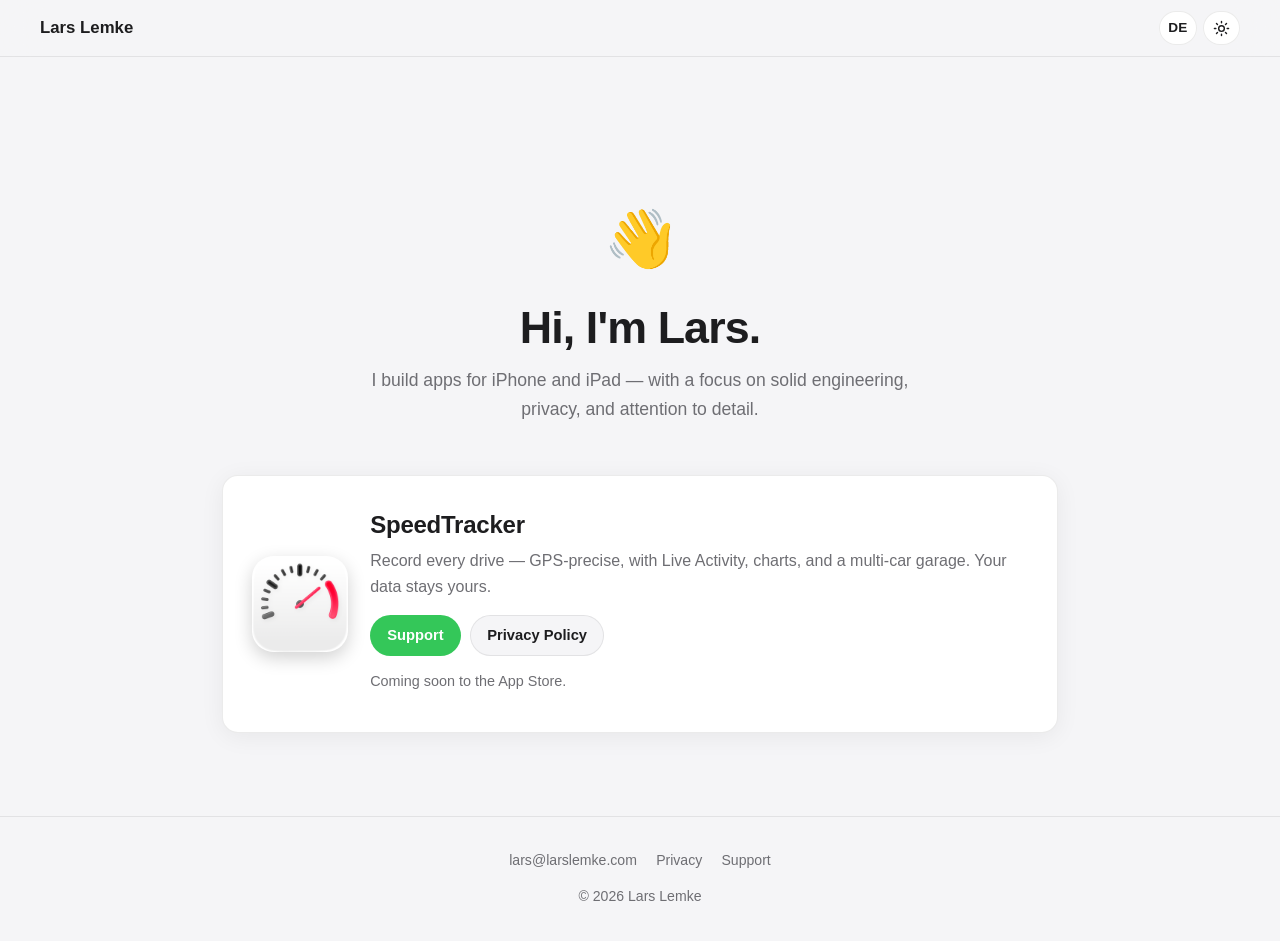
<file: index.html>
<!DOCTYPE html>
<html lang="en" data-lang="en" data-theme="light">
<head>
    <meta charset="UTF-8">
    <meta name="viewport" content="width=device-width, initial-scale=1.0">
    <title>Lars Lemke</title>
    <meta name="description" content="Lars Lemke — iOS apps made in Germany. Home of SpeedTracker.">
    <link rel="icon" type="image/png" href="assets/favicon-light.png" media="(prefers-color-scheme: light)">
    <link rel="icon" type="image/png" href="assets/favicon-dark.png" media="(prefers-color-scheme: dark)">
    <link rel="apple-touch-icon" href="assets/apple-touch-icon.png">
    <link rel="stylesheet" href="assets/style.css">
    <script>
        // Bootstrap theme + language before first paint (no flash of wrong mode).
        (function () {
            var t = null, l = null;
            try { t = localStorage.getItem("theme"); l = localStorage.getItem("lang"); } catch (e) {}
            document.documentElement.setAttribute("data-theme",
                t || (window.matchMedia("(prefers-color-scheme: dark)").matches ? "dark" : "light"));
            var q = new URLSearchParams(location.search).get("lang");
            var lang = (q === "de" || q === "en") ? q
                : (l || (((navigator.language || "en").toLowerCase().indexOf("de") === 0) ? "de" : "en"));
            document.documentElement.setAttribute("data-lang", lang);
            document.documentElement.setAttribute("lang", lang);
        })();
    </script>
    <script src="assets/site.js" defer></script>
</head>
<body>
    <header class="site-header">
        <a class="brand" href="./">Lars Lemke</a>
        <div class="header-controls">
            <button id="lang-toggle" class="control-btn" type="button" aria-label="Switch language">
                <span id="lang-label">DE</span>
            </button>
            <button id="theme-toggle" class="control-btn" type="button" aria-label="Toggle dark mode">
                <svg class="icon-sun" xmlns="http://www.w3.org/2000/svg" viewBox="0 0 24 24" fill="none" stroke="currentColor" stroke-width="2" stroke-linecap="round">
                    <circle cx="12" cy="12" r="4"/>
                    <path d="M12 2v2M12 20v2M4.93 4.93l1.41 1.41M17.66 17.66l1.41 1.41M2 12h2M20 12h2M4.93 19.07l1.41-1.41M17.66 6.34l1.41-1.41"/>
                </svg>
                <svg class="icon-moon" xmlns="http://www.w3.org/2000/svg" viewBox="0 0 24 24" fill="none" stroke="currentColor" stroke-width="2" stroke-linecap="round" stroke-linejoin="round">
                    <path d="M21 12.79A9 9 0 1 1 11.21 3 7 7 0 0 0 21 12.79z"/>
                </svg>
            </button>
        </div>
    </header>

    <main class="wide">
        <section class="hero">
            <span class="avatar-emoji">👋</span>
            <h1 data-lang="de">Hi, ich bin Lars.</h1>
            <h1 data-lang="en">Hi, I'm Lars.</h1>
            <p data-lang="de">Ich entwickle Apps für iPhone und iPad — mit Fokus auf saubere Technik, Datenschutz und Liebe zum Detail.</p>
            <p data-lang="en">I build apps for iPhone and iPad — with a focus on solid engineering, privacy, and attention to detail.</p>
        </section>

        <section class="card app-card">
            <img class="app-icon light-variant" src="assets/speedtracker-icon-light.png" alt="SpeedTracker app icon" width="96" height="96">
            <img class="app-icon dark-variant" src="assets/speedtracker-icon-dark.png" alt="SpeedTracker app icon (dark)" width="96" height="96">
            <div class="app-info">
                <h2>SpeedTracker</h2>
                <p class="app-tagline" data-lang="de">Zeichne jede Fahrt auf — GPS-präzise, mit Live-Aktivität, Charts und Garage für mehrere Autos. Deine Daten bleiben bei dir.</p>
                <p class="app-tagline" data-lang="en">Record every drive — GPS-precise, with Live Activity, charts, and a multi-car garage. Your data stays yours.</p>
                <div class="app-links">
                    <a class="pill-link primary" href="speedtracker/support.html" data-lang="de">Support</a>
                    <a class="pill-link primary" href="speedtracker/support.html" data-lang="en">Support</a>
                    <a class="pill-link" href="speedtracker/privacy.html" data-lang="de">Datenschutz</a>
                    <a class="pill-link" href="speedtracker/privacy.html" data-lang="en">Privacy Policy</a>
                </div>
                <p class="muted" style="margin-top: 0.9rem;" data-lang="de">Bald im App Store.</p>
                <p class="muted" style="margin-top: 0.9rem;" data-lang="en">Coming soon to the App Store.</p>
            </div>
        </section>
    </main>

    <footer>
        <div class="footer-links">
            <a href="mailto:lars@larslemke.com">lars@larslemke.com</a>
            <a href="speedtracker/privacy.html" data-lang="de">Datenschutz</a>
            <a href="speedtracker/privacy.html" data-lang="en">Privacy</a>
            <a href="speedtracker/support.html">Support</a>
        </div>
        <div>© 2026 Lars Lemke</div>
    </footer>
</body>
</html>
</file>
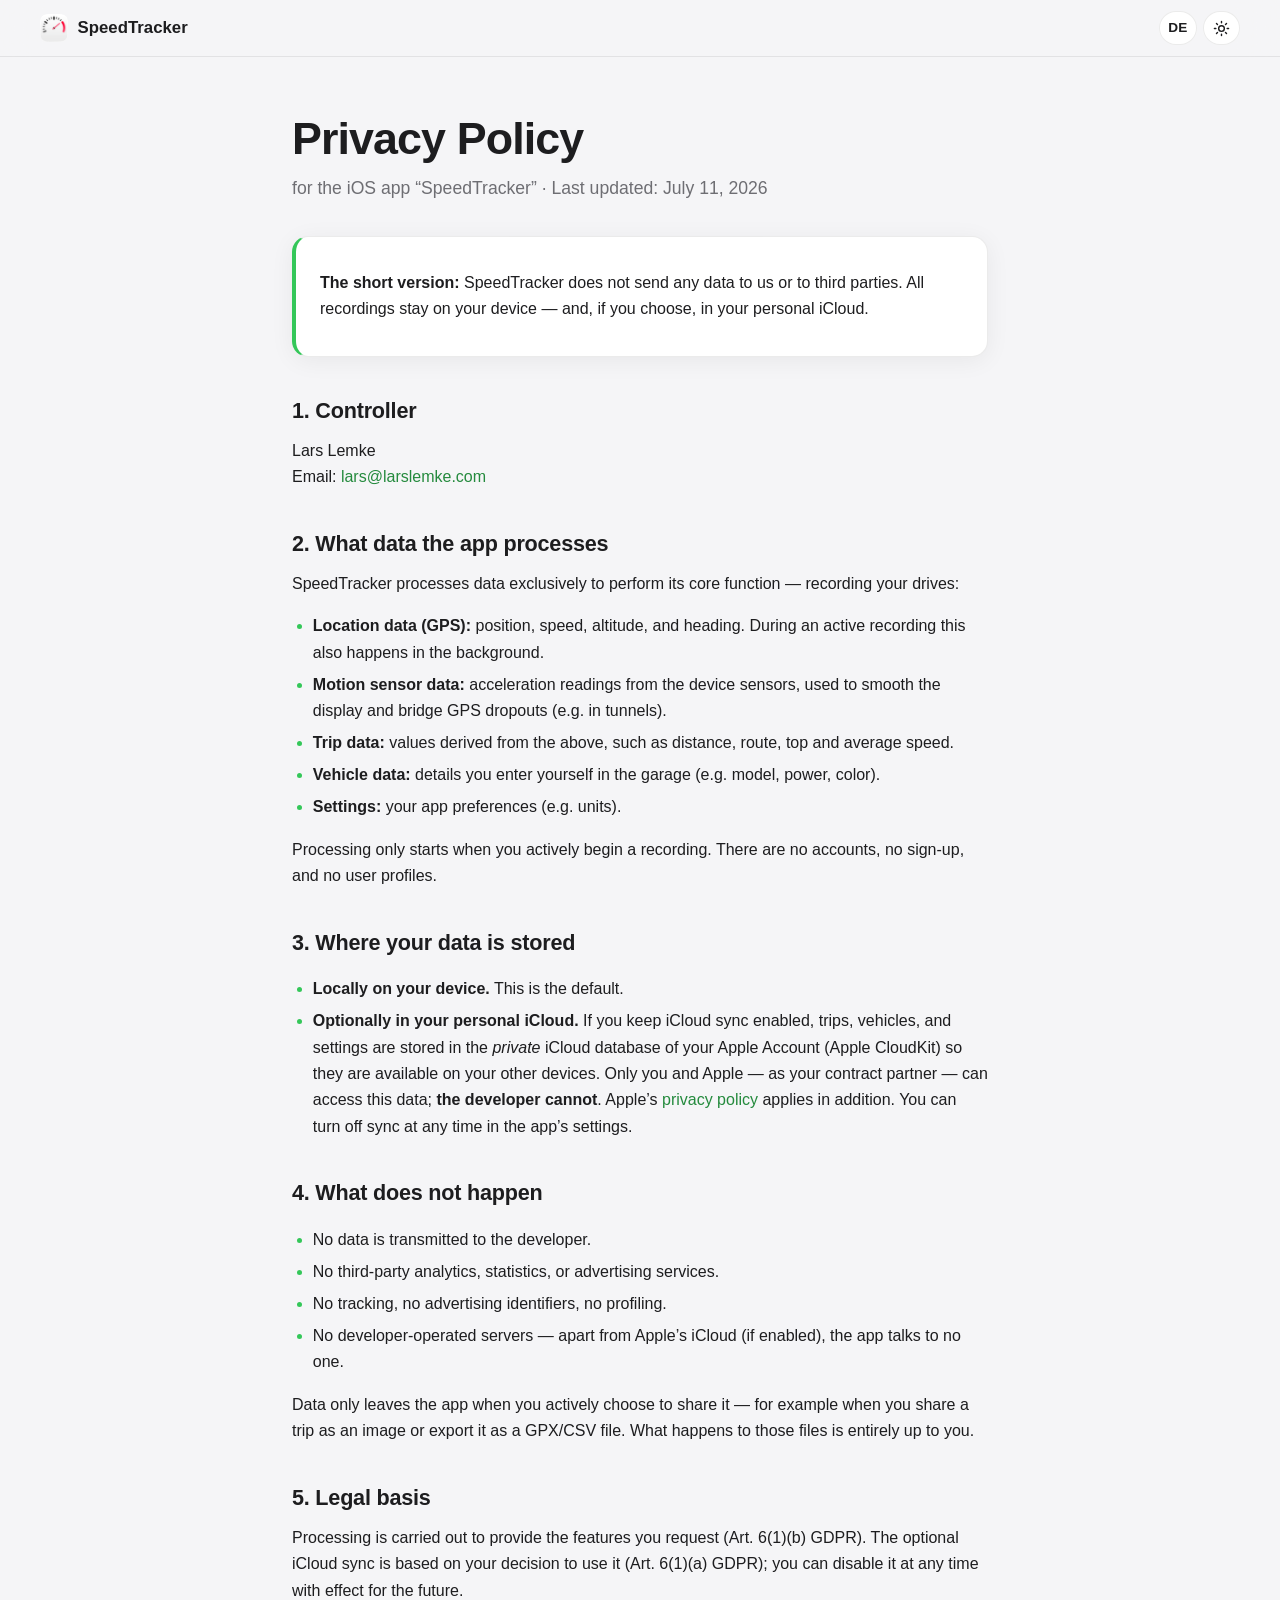
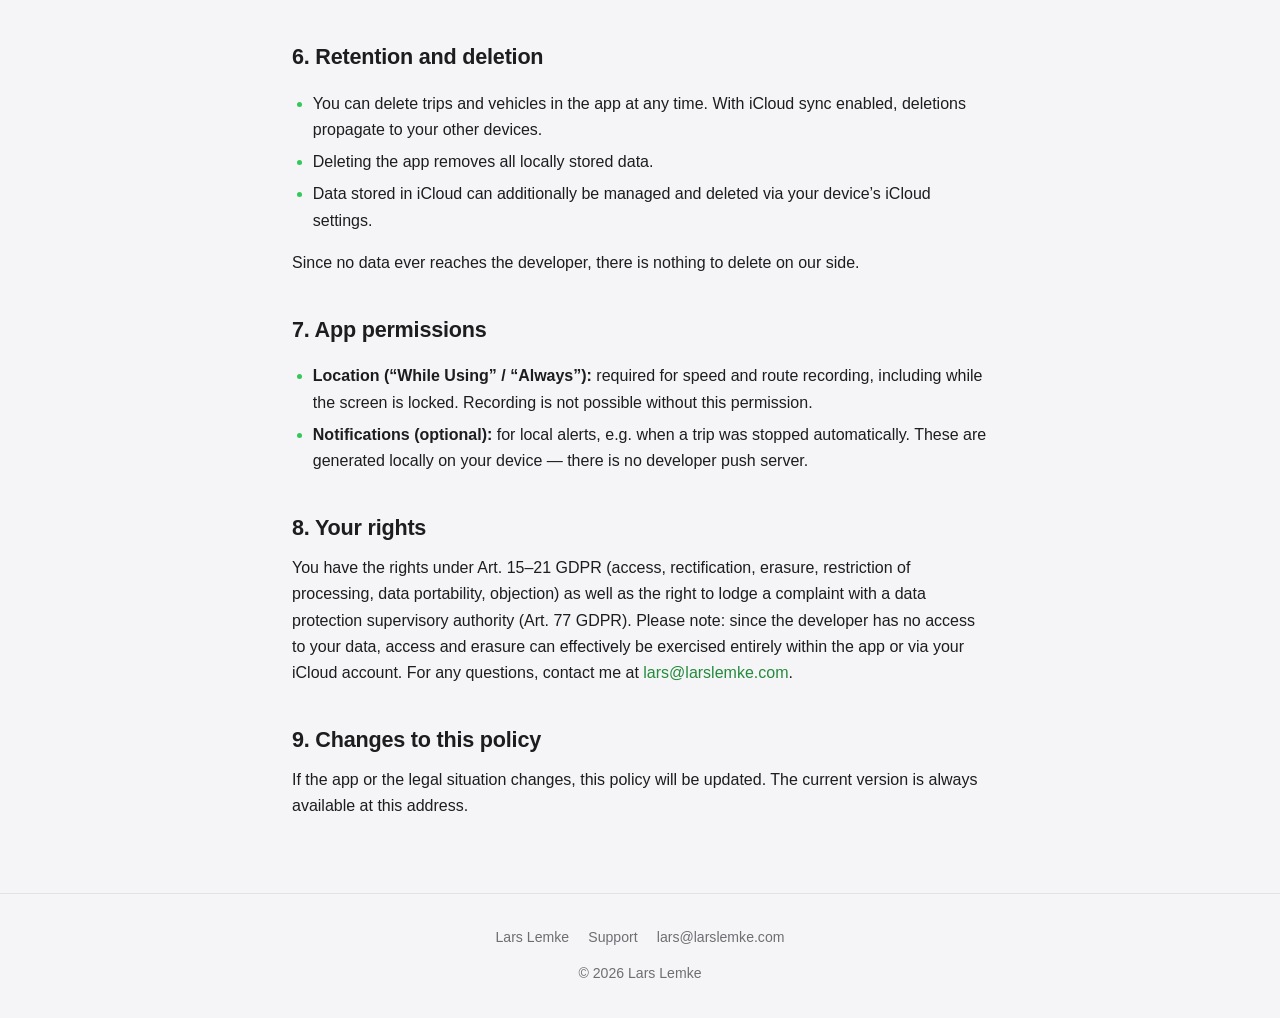
<file: speedtracker/privacy.html>
<!DOCTYPE html>
<html lang="en" data-lang="en" data-theme="light">
<head>
    <meta charset="UTF-8">
    <meta name="viewport" content="width=device-width, initial-scale=1.0">
    <title>SpeedTracker — Privacy Policy · Datenschutzerklärung</title>
    <meta name="description" content="Privacy policy for the SpeedTracker iOS app. SpeedTracker does not collect any data — everything stays on your device or in your personal iCloud.">
    <link rel="icon" type="image/png" href="../assets/favicon-light.png" media="(prefers-color-scheme: light)">
    <link rel="icon" type="image/png" href="../assets/favicon-dark.png" media="(prefers-color-scheme: dark)">
    <link rel="apple-touch-icon" href="../assets/apple-touch-icon.png">
    <link rel="stylesheet" href="../assets/style.css">
    <script>
        (function () {
            var t = null, l = null;
            try { t = localStorage.getItem("theme"); l = localStorage.getItem("lang"); } catch (e) {}
            document.documentElement.setAttribute("data-theme",
                t || (window.matchMedia("(prefers-color-scheme: dark)").matches ? "dark" : "light"));
            var q = new URLSearchParams(location.search).get("lang");
            var lang = (q === "de" || q === "en") ? q
                : (l || (((navigator.language || "en").toLowerCase().indexOf("de") === 0) ? "de" : "en"));
            document.documentElement.setAttribute("data-lang", lang);
            document.documentElement.setAttribute("lang", lang);
        })();
    </script>
    <script src="../assets/site.js" defer></script>
</head>
<body>
    <header class="site-header">
        <a class="brand" href="../">
            <img class="app-icon light-variant" src="../assets/speedtracker-icon-light.png" alt="" width="28" height="28" style="width:28px;height:28px;border-radius:7px;box-shadow:none;">
            <img class="app-icon dark-variant" src="../assets/speedtracker-icon-dark.png" alt="" width="28" height="28" style="width:28px;height:28px;border-radius:7px;box-shadow:none;">
            SpeedTracker
        </a>
        <div class="header-controls">
            <button id="lang-toggle" class="control-btn" type="button" aria-label="Switch language">
                <span id="lang-label">DE</span>
            </button>
            <button id="theme-toggle" class="control-btn" type="button" aria-label="Toggle dark mode">
                <svg class="icon-sun" xmlns="http://www.w3.org/2000/svg" viewBox="0 0 24 24" fill="none" stroke="currentColor" stroke-width="2" stroke-linecap="round">
                    <circle cx="12" cy="12" r="4"/>
                    <path d="M12 2v2M12 20v2M4.93 4.93l1.41 1.41M17.66 17.66l1.41 1.41M2 12h2M20 12h2M4.93 19.07l1.41-1.41M17.66 6.34l1.41-1.41"/>
                </svg>
                <svg class="icon-moon" xmlns="http://www.w3.org/2000/svg" viewBox="0 0 24 24" fill="none" stroke="currentColor" stroke-width="2" stroke-linecap="round" stroke-linejoin="round">
                    <path d="M21 12.79A9 9 0 1 1 11.21 3 7 7 0 0 0 21 12.79z"/>
                </svg>
            </button>
        </div>
    </header>

    <main>
        <!-- ================= DEUTSCH ================= -->
        <article data-lang="de">
            <h1>Datenschutzerklärung</h1>
            <p class="subtitle">für die iOS-App „SpeedTracker“ · Stand: 11. Juli 2026</p>

            <div class="card highlight-card">
                <p><strong>Das Wichtigste in einem Satz:</strong> SpeedTracker sendet keine Daten an uns oder an Dritte. Alle Aufzeichnungen bleiben auf deinem Gerät — und, wenn du es möchtest, zusätzlich in deiner persönlichen iCloud.</p>
            </div>

            <h2>1. Verantwortlicher</h2>
            <p>Lars Lemke<br>
            E-Mail: <a href="mailto:lars@larslemke.com">lars@larslemke.com</a></p>

            <h2>2. Welche Daten die App verarbeitet</h2>
            <p>SpeedTracker verarbeitet Daten ausschließlich, um seine Kernfunktion zu erfüllen — das Aufzeichnen deiner Fahrten:</p>
            <ul>
                <li><strong>Standortdaten (GPS):</strong> Position, Geschwindigkeit, Höhe und Fahrtrichtung. Während einer aktiven Aufzeichnung auch im Hintergrund.</li>
                <li><strong>Bewegungssensordaten:</strong> Beschleunigungswerte der Gerätesensoren, um die Anzeige zu glätten und GPS-Aussetzer (z.&nbsp;B. in Tunneln) zu überbrücken.</li>
                <li><strong>Fahrtdaten:</strong> aus den obigen Daten berechnete Werte wie Strecke, Route, Höchst- und Durchschnittsgeschwindigkeit.</li>
                <li><strong>Fahrzeugdaten:</strong> Angaben, die du selbst in der Garage einträgst (z.&nbsp;B. Modell, Leistung, Farbe).</li>
                <li><strong>Einstellungen:</strong> deine App-Einstellungen (z.&nbsp;B. Einheiten).</li>
            </ul>
            <p>Die Verarbeitung beginnt erst, wenn du eine Aufzeichnung aktiv startest. Es gibt keine Konten, keine Registrierung und keine Nutzerprofile.</p>

            <h2>3. Wo deine Daten gespeichert werden</h2>
            <ul>
                <li><strong>Lokal auf deinem Gerät.</strong> Das ist der Standard.</li>
                <li><strong>Optional in deiner persönlichen iCloud.</strong> Wenn du die iCloud-Synchronisation aktiviert lässt, werden Fahrten, Fahrzeuge und Einstellungen in der <em>privaten</em> iCloud-Datenbank deines Apple-Kontos gespeichert (Apple CloudKit), damit sie auf deinen anderen Geräten verfügbar sind. Auf diese Daten haben ausschließlich du und Apple als dein Vertragspartner Zugriff — <strong>nicht der Entwickler</strong>. Es gilt ergänzend die <a href="https://www.apple.com/legal/privacy/" target="_blank" rel="noopener">Datenschutzrichtlinie von Apple</a>. Die Synchronisation kannst du jederzeit in den App-Einstellungen deaktivieren.</li>
            </ul>

            <h2>4. Was nicht passiert</h2>
            <ul>
                <li>Keine Übermittlung von Daten an den Entwickler.</li>
                <li>Keine Analyse-, Statistik- oder Werbedienste von Drittanbietern.</li>
                <li>Kein Tracking, keine Werbe-IDs, keine Profilbildung.</li>
                <li>Keine eigenen Server — die App kommuniziert außer mit Apples iCloud (sofern aktiviert) mit niemandem.</li>
            </ul>
            <p>Eine Weitergabe von Daten findet nur statt, wenn du sie selbst auslöst — etwa wenn du eine Fahrt als Bild teilst oder als GPX-/CSV-Datei exportierst. Was mit diesen Dateien geschieht, liegt allein in deiner Hand.</p>

            <h2>5. Rechtsgrundlage</h2>
            <p>Die Verarbeitung erfolgt zur Bereitstellung der von dir angeforderten Funktionen (Art. 6 Abs. 1 lit. b DSGVO). Die optionale iCloud-Synchronisation beruht auf deiner Entscheidung, sie zu nutzen (Art. 6 Abs. 1 lit. a DSGVO); du kannst sie jederzeit mit Wirkung für die Zukunft deaktivieren.</p>

            <h2>6. Speicherdauer und Löschung</h2>
            <ul>
                <li>Fahrten und Fahrzeuge kannst du jederzeit in der App löschen. Bei aktiver iCloud-Synchronisation wird die Löschung auf deine anderen Geräte übertragen.</li>
                <li>Mit dem Löschen der App werden alle lokal gespeicherten Daten entfernt.</li>
                <li>In iCloud gespeicherte Daten kannst du zusätzlich über die iCloud-Einstellungen deines Geräts verwalten und löschen.</li>
            </ul>
            <p>Da beim Entwickler keine Daten anfallen, gibt es dort auch nichts zu löschen.</p>

            <h2>7. Berechtigungen der App</h2>
            <ul>
                <li><strong>Standort („Beim Verwenden“ / „Immer“):</strong> erforderlich für die Geschwindigkeits- und Streckenaufzeichnung, auch bei gesperrtem Bildschirm. Ohne diese Berechtigung ist keine Aufzeichnung möglich.</li>
                <li><strong>Mitteilungen (optional):</strong> für lokale Hinweise, z.&nbsp;B. wenn eine Fahrt automatisch beendet wurde. Es handelt sich ausschließlich um lokal erzeugte Mitteilungen — es gibt keinen Push-Server des Entwicklers.</li>
            </ul>

            <h2>8. Deine Rechte</h2>
            <p>Dir stehen die Rechte aus Art. 15–21 DSGVO zu (Auskunft, Berichtigung, Löschung, Einschränkung der Verarbeitung, Datenübertragbarkeit, Widerspruch) sowie das Recht auf Beschwerde bei einer Datenschutz-Aufsichtsbehörde (Art. 77 DSGVO). Bitte beachte: Da der Entwickler keinen Zugriff auf deine Daten hat, lassen sich Auskunft und Löschung praktisch vollständig direkt in der App bzw. über dein iCloud-Konto umsetzen. Bei Fragen erreichst du mich unter <a href="mailto:lars@larslemke.com">lars@larslemke.com</a>.</p>

            <h2>9. Änderungen dieser Erklärung</h2>
            <p>Wenn sich die App oder die Rechtslage ändert, wird diese Erklärung angepasst. Die jeweils aktuelle Fassung findest du unter dieser Adresse.</p>
        </article>

        <!-- ================= ENGLISH ================= -->
        <article data-lang="en">
            <h1>Privacy Policy</h1>
            <p class="subtitle">for the iOS app “SpeedTracker” · Last updated: July 11, 2026</p>

            <div class="card highlight-card">
                <p><strong>The short version:</strong> SpeedTracker does not send any data to us or to third parties. All recordings stay on your device — and, if you choose, in your personal iCloud.</p>
            </div>

            <h2>1. Controller</h2>
            <p>Lars Lemke<br>
            Email: <a href="mailto:lars@larslemke.com">lars@larslemke.com</a></p>

            <h2>2. What data the app processes</h2>
            <p>SpeedTracker processes data exclusively to perform its core function — recording your drives:</p>
            <ul>
                <li><strong>Location data (GPS):</strong> position, speed, altitude, and heading. During an active recording this also happens in the background.</li>
                <li><strong>Motion sensor data:</strong> acceleration readings from the device sensors, used to smooth the display and bridge GPS dropouts (e.g. in tunnels).</li>
                <li><strong>Trip data:</strong> values derived from the above, such as distance, route, top and average speed.</li>
                <li><strong>Vehicle data:</strong> details you enter yourself in the garage (e.g. model, power, color).</li>
                <li><strong>Settings:</strong> your app preferences (e.g. units).</li>
            </ul>
            <p>Processing only starts when you actively begin a recording. There are no accounts, no sign-up, and no user profiles.</p>

            <h2>3. Where your data is stored</h2>
            <ul>
                <li><strong>Locally on your device.</strong> This is the default.</li>
                <li><strong>Optionally in your personal iCloud.</strong> If you keep iCloud sync enabled, trips, vehicles, and settings are stored in the <em>private</em> iCloud database of your Apple Account (Apple CloudKit) so they are available on your other devices. Only you and Apple — as your contract partner — can access this data; <strong>the developer cannot</strong>. Apple’s <a href="https://www.apple.com/legal/privacy/" target="_blank" rel="noopener">privacy policy</a> applies in addition. You can turn off sync at any time in the app’s settings.</li>
            </ul>

            <h2>4. What does not happen</h2>
            <ul>
                <li>No data is transmitted to the developer.</li>
                <li>No third-party analytics, statistics, or advertising services.</li>
                <li>No tracking, no advertising identifiers, no profiling.</li>
                <li>No developer-operated servers — apart from Apple’s iCloud (if enabled), the app talks to no one.</li>
            </ul>
            <p>Data only leaves the app when you actively choose to share it — for example when you share a trip as an image or export it as a GPX/CSV file. What happens to those files is entirely up to you.</p>

            <h2>5. Legal basis</h2>
            <p>Processing is carried out to provide the features you request (Art. 6(1)(b) GDPR). The optional iCloud sync is based on your decision to use it (Art. 6(1)(a) GDPR); you can disable it at any time with effect for the future.</p>

            <h2>6. Retention and deletion</h2>
            <ul>
                <li>You can delete trips and vehicles in the app at any time. With iCloud sync enabled, deletions propagate to your other devices.</li>
                <li>Deleting the app removes all locally stored data.</li>
                <li>Data stored in iCloud can additionally be managed and deleted via your device’s iCloud settings.</li>
            </ul>
            <p>Since no data ever reaches the developer, there is nothing to delete on our side.</p>

            <h2>7. App permissions</h2>
            <ul>
                <li><strong>Location (“While Using” / “Always”):</strong> required for speed and route recording, including while the screen is locked. Recording is not possible without this permission.</li>
                <li><strong>Notifications (optional):</strong> for local alerts, e.g. when a trip was stopped automatically. These are generated locally on your device — there is no developer push server.</li>
            </ul>

            <h2>8. Your rights</h2>
            <p>You have the rights under Art. 15–21 GDPR (access, rectification, erasure, restriction of processing, data portability, objection) as well as the right to lodge a complaint with a data protection supervisory authority (Art. 77 GDPR). Please note: since the developer has no access to your data, access and erasure can effectively be exercised entirely within the app or via your iCloud account. For any questions, contact me at <a href="mailto:lars@larslemke.com">lars@larslemke.com</a>.</p>

            <h2>9. Changes to this policy</h2>
            <p>If the app or the legal situation changes, this policy will be updated. The current version is always available at this address.</p>
        </article>
    </main>

    <footer>
        <div class="footer-links">
            <a href="../">Lars Lemke</a>
            <a href="support.html">Support</a>
            <a href="mailto:lars@larslemke.com">lars@larslemke.com</a>
        </div>
        <div>© 2026 Lars Lemke</div>
    </footer>
</body>
</html>
</file>
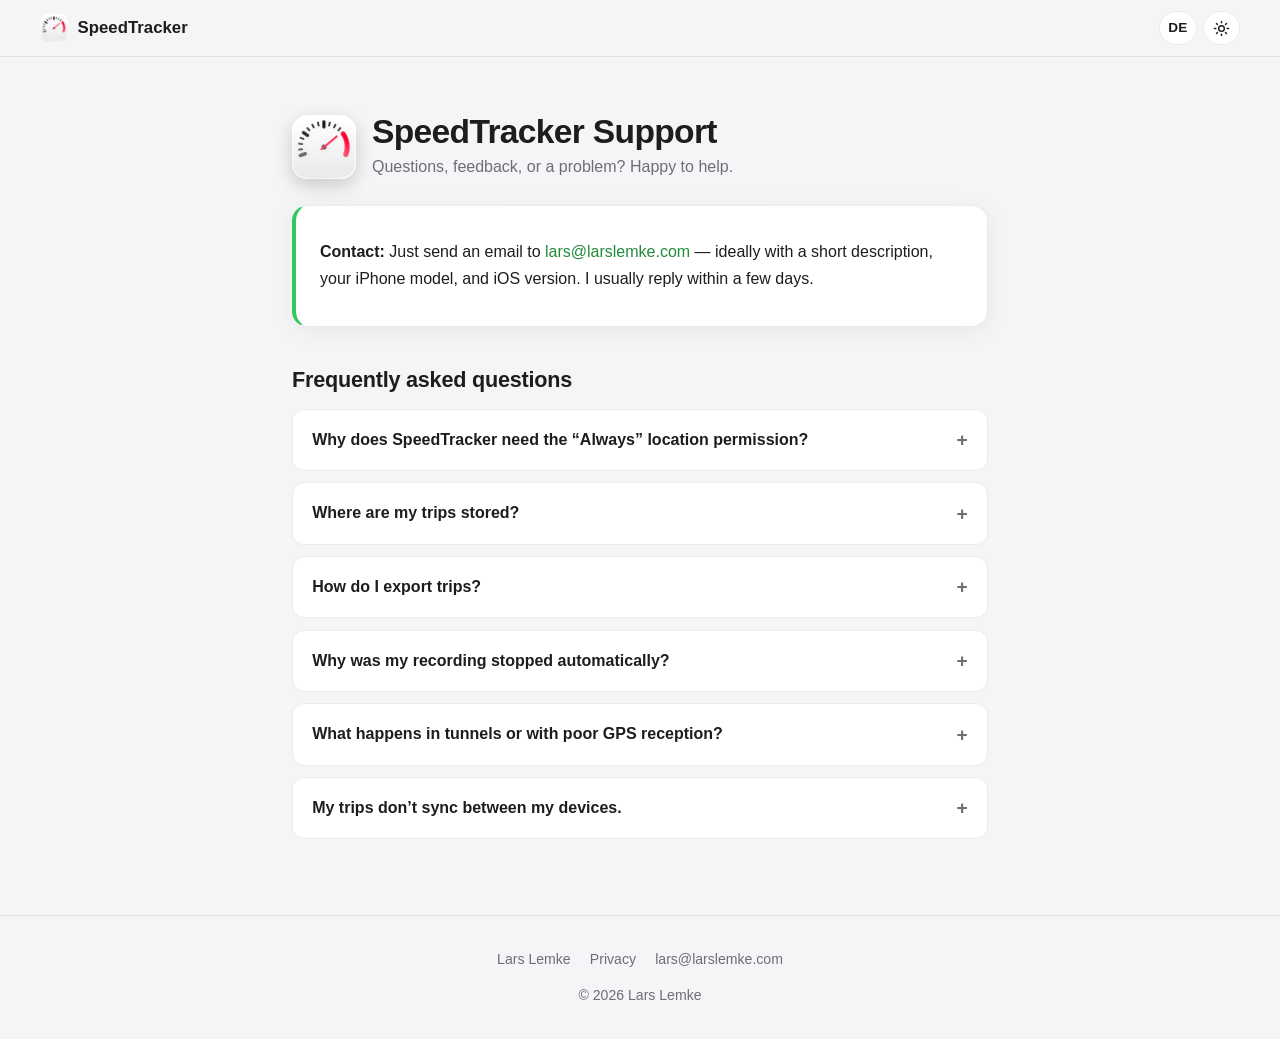
<file: speedtracker/support.html>
<!DOCTYPE html>
<html lang="en" data-lang="en" data-theme="light">
<head>
    <meta charset="UTF-8">
    <meta name="viewport" content="width=device-width, initial-scale=1.0">
    <title>SpeedTracker — Support</title>
    <meta name="description" content="Support and FAQ for the SpeedTracker iOS app.">
    <link rel="icon" type="image/png" href="../assets/favicon-light.png" media="(prefers-color-scheme: light)">
    <link rel="icon" type="image/png" href="../assets/favicon-dark.png" media="(prefers-color-scheme: dark)">
    <link rel="apple-touch-icon" href="../assets/apple-touch-icon.png">
    <link rel="stylesheet" href="../assets/style.css">
    <script>
        (function () {
            var t = null, l = null;
            try { t = localStorage.getItem("theme"); l = localStorage.getItem("lang"); } catch (e) {}
            document.documentElement.setAttribute("data-theme",
                t || (window.matchMedia("(prefers-color-scheme: dark)").matches ? "dark" : "light"));
            var q = new URLSearchParams(location.search).get("lang");
            var lang = (q === "de" || q === "en") ? q
                : (l || (((navigator.language || "en").toLowerCase().indexOf("de") === 0) ? "de" : "en"));
            document.documentElement.setAttribute("data-lang", lang);
            document.documentElement.setAttribute("lang", lang);
        })();
    </script>
    <script src="../assets/site.js" defer></script>
</head>
<body>
    <header class="site-header">
        <a class="brand" href="../">
            <img class="app-icon light-variant" src="../assets/speedtracker-icon-light.png" alt="" width="28" height="28" style="width:28px;height:28px;border-radius:7px;box-shadow:none;">
            <img class="app-icon dark-variant" src="../assets/speedtracker-icon-dark.png" alt="" width="28" height="28" style="width:28px;height:28px;border-radius:7px;box-shadow:none;">
            SpeedTracker
        </a>
        <div class="header-controls">
            <button id="lang-toggle" class="control-btn" type="button" aria-label="Switch language">
                <span id="lang-label">DE</span>
            </button>
            <button id="theme-toggle" class="control-btn" type="button" aria-label="Toggle dark mode">
                <svg class="icon-sun" xmlns="http://www.w3.org/2000/svg" viewBox="0 0 24 24" fill="none" stroke="currentColor" stroke-width="2" stroke-linecap="round">
                    <circle cx="12" cy="12" r="4"/>
                    <path d="M12 2v2M12 20v2M4.93 4.93l1.41 1.41M17.66 17.66l1.41 1.41M2 12h2M20 12h2M4.93 19.07l1.41-1.41M17.66 6.34l1.41-1.41"/>
                </svg>
                <svg class="icon-moon" xmlns="http://www.w3.org/2000/svg" viewBox="0 0 24 24" fill="none" stroke="currentColor" stroke-width="2" stroke-linecap="round" stroke-linejoin="round">
                    <path d="M21 12.79A9 9 0 1 1 11.21 3 7 7 0 0 0 21 12.79z"/>
                </svg>
            </button>
        </div>
    </header>

    <main>
        <div class="page-hero">
            <img class="app-icon light-variant" src="../assets/speedtracker-icon-light.png" alt="SpeedTracker app icon" width="64" height="64">
            <img class="app-icon dark-variant" src="../assets/speedtracker-icon-dark.png" alt="SpeedTracker app icon (dark)" width="64" height="64">
            <div class="titles">
                <h1>SpeedTracker Support</h1>
                <p data-lang="de">Fragen, Feedback oder ein Problem? Ich helfe gern.</p>
                <p data-lang="en">Questions, feedback, or a problem? Happy to help.</p>
            </div>
        </div>

        <!-- ================= DEUTSCH ================= -->
        <section data-lang="de">
            <div class="card highlight-card">
                <p><strong>Kontakt:</strong> Schreib mir einfach eine E-Mail an <a href="mailto:lars@larslemke.com">lars@larslemke.com</a> — am besten mit einer kurzen Beschreibung, deinem iPhone-Modell und der iOS-Version. Ich antworte in der Regel innerhalb weniger Tage.</p>
            </div>

            <h2>Häufige Fragen</h2>

            <details>
                <summary>Warum braucht SpeedTracker die Standortberechtigung „Immer“?</summary>
                <p>Damit eine Fahrt auch dann weiter aufgezeichnet wird, wenn das Display gesperrt ist oder du eine andere App benutzt. Die Berechtigung wird ausschließlich während einer aktiven Aufzeichnung genutzt — ohne laufende Aufzeichnung greift die App nicht im Hintergrund auf deinen Standort zu.</p>
            </details>

            <details>
                <summary>Wo werden meine Fahrten gespeichert?</summary>
                <p>Lokal auf deinem Gerät und — wenn du die iCloud-Synchronisation aktiviert lässt — in der privaten iCloud deines Apple-Kontos, damit deine Fahrten auf allen Geräten verfügbar sind. An den Entwickler oder Dritte werden keine Daten gesendet. Details stehen in der <a href="privacy.html">Datenschutzerklärung</a>.</p>
            </details>

            <details>
                <summary>Wie exportiere ich Fahrten?</summary>
                <p>Öffne eine Fahrt und wähle im Menü „Daten exportieren“ — als GPX (für andere Apps wie Strava oder GPX-Viewer) oder CSV. Mehrere Fahrten auf einmal exportierst du über die Auswahlfunktion in der Fahrtenliste. GPX-Dateien kannst du auch wieder importieren.</p>
            </details>

            <details>
                <summary>Warum wurde meine Aufzeichnung automatisch beendet?</summary>
                <p>SpeedTracker erkennt, wenn du längere Zeit stillstehst — etwa weil du vergessen hast, die Aufzeichnung zu stoppen. Du bekommst zuerst eine Mitteilung; reagierst du nicht, wird die Fahrt automatisch gespeichert und beendet. Beides kannst du in den Einstellungen anpassen oder abschalten.</p>
            </details>

            <details>
                <summary>Was passiert im Tunnel oder bei schlechtem GPS-Empfang?</summary>
                <p>Die App erkennt GPS-Aussetzer über die Bewegungssensoren und überbrückt sie, statt falsche Nullwerte aufzuzeichnen. In der Fahrtansicht siehst du einen Hinweis, wenn während der Fahrt das GPS-Signal zeitweise weg war.</p>
            </details>

            <details>
                <summary>Meine Fahrten synchronisieren nicht zwischen meinen Geräten.</summary>
                <p>Prüfe, ob du auf beiden Geräten mit demselben Apple-Konto angemeldet bist, iCloud Drive aktiv ist und in den SpeedTracker-Einstellungen die iCloud-Synchronisation eingeschaltet ist. Nach dem Einschalten kann die erste Synchronisation einige Minuten dauern.</p>
            </details>
        </section>

        <!-- ================= ENGLISH ================= -->
        <section data-lang="en">
            <div class="card highlight-card">
                <p><strong>Contact:</strong> Just send an email to <a href="mailto:lars@larslemke.com">lars@larslemke.com</a> — ideally with a short description, your iPhone model, and iOS version. I usually reply within a few days.</p>
            </div>

            <h2>Frequently asked questions</h2>

            <details>
                <summary>Why does SpeedTracker need the “Always” location permission?</summary>
                <p>So that a trip keeps recording while your screen is locked or you are using another app. The permission is only used during an active recording — without a running recording, the app does not access your location in the background.</p>
            </details>

            <details>
                <summary>Where are my trips stored?</summary>
                <p>Locally on your device and — if you keep iCloud sync enabled — in the private iCloud of your Apple Account, so your trips are available on all your devices. No data is sent to the developer or any third party. See the <a href="privacy.html">privacy policy</a> for details.</p>
            </details>

            <details>
                <summary>How do I export trips?</summary>
                <p>Open a trip and choose “Export Data” from the menu — as GPX (for other apps like Strava or GPX viewers) or CSV. To export several trips at once, use the selection mode in the trip list. GPX files can also be imported back.</p>
            </details>

            <details>
                <summary>Why was my recording stopped automatically?</summary>
                <p>SpeedTracker detects when you have been stationary for a while — for example because you forgot to stop the recording. You get a notification first; if you don’t react, the trip is saved and ended automatically. Both behaviors can be adjusted or disabled in Settings.</p>
            </details>

            <details>
                <summary>What happens in tunnels or with poor GPS reception?</summary>
                <p>The app detects GPS dropouts using the motion sensors and bridges them instead of recording false zero values. The trip view shows a notice if the GPS signal was temporarily lost during a drive.</p>
            </details>

            <details>
                <summary>My trips don’t sync between my devices.</summary>
                <p>Make sure both devices are signed in with the same Apple Account, iCloud Drive is enabled, and iCloud sync is turned on in SpeedTracker’s settings. After enabling it, the first sync can take a few minutes.</p>
            </details>
        </section>
    </main>

    <footer>
        <div class="footer-links">
            <a href="../">Lars Lemke</a>
            <a href="privacy.html" data-lang="de">Datenschutz</a>
            <a href="privacy.html" data-lang="en">Privacy</a>
            <a href="mailto:lars@larslemke.com">lars@larslemke.com</a>
        </div>
        <div>© 2026 Lars Lemke</div>
    </footer>
</body>
</html>
</file>
<file: assets/style.css>
/* ---------- Theme tokens ---------- */
:root {
    --accent: #34c759;
    --accent-strong: #248a3d;
    --radius: 16px;
    color-scheme: light dark;
}

:root[data-theme="light"] {
    --bg: #f5f5f7;
    --bg-elevated: #ffffff;
    --text: #1d1d1f;
    --text-secondary: #6e6e73;
    --border: rgba(0, 0, 0, 0.08);
    --shadow: 0 4px 24px rgba(0, 0, 0, 0.06);
    --header-bg: rgba(245, 245, 247, 0.8);
    --link: #248a3d;
    color-scheme: light;
}

:root[data-theme="dark"] {
    --bg: #101012;
    --bg-elevated: #1c1c1e;
    --text: #f5f5f7;
    --text-secondary: #98989d;
    --border: rgba(255, 255, 255, 0.1);
    --shadow: 0 4px 24px rgba(0, 0, 0, 0.4);
    --header-bg: rgba(16, 16, 18, 0.8);
    --link: #34c759;
    color-scheme: dark;
}

/* ---------- Language switching ---------- */
:root[data-lang="de"] [data-lang="en"] { display: none !important; }
:root[data-lang="en"] [data-lang="de"] { display: none !important; }

/* ---------- Base ---------- */
* { box-sizing: border-box; }

html { scroll-behavior: smooth; }

body {
    margin: 0;
    font-family: -apple-system, BlinkMacSystemFont, "SF Pro Text", "Segoe UI", Roboto, Helvetica, Arial, sans-serif;
    background: var(--bg);
    color: var(--text);
    line-height: 1.65;
    -webkit-font-smoothing: antialiased;
    transition: background 0.3s ease, color 0.3s ease;
}

a { color: var(--link); text-decoration: none; }
a:hover { text-decoration: underline; }

/* ---------- Header ---------- */
header.site-header {
    position: sticky;
    top: 0;
    z-index: 10;
    display: flex;
    align-items: center;
    justify-content: space-between;
    padding: 0.7rem clamp(1rem, 4vw, 2.5rem);
    background: var(--header-bg);
    backdrop-filter: blur(20px);
    -webkit-backdrop-filter: blur(20px);
    border-bottom: 1px solid var(--border);
}

.site-header .brand {
    display: flex;
    align-items: center;
    gap: 0.6rem;
    font-weight: 600;
    color: var(--text);
    font-size: 1.05rem;
}

.site-header .brand:hover { text-decoration: none; }

.header-controls { display: flex; align-items: center; gap: 0.4rem; }

.control-btn {
    display: inline-flex;
    align-items: center;
    justify-content: center;
    gap: 0.3rem;
    height: 34px;
    min-width: 34px;
    padding: 0 0.55rem;
    border: 1px solid var(--border);
    border-radius: 999px;
    background: var(--bg-elevated);
    color: var(--text);
    font: inherit;
    font-size: 0.85rem;
    font-weight: 600;
    cursor: pointer;
    transition: transform 0.15s ease, background 0.3s ease;
}

.control-btn:hover { transform: scale(1.05); }
.control-btn:active { transform: scale(0.96); }

.control-btn svg { width: 17px; height: 17px; }

/* sun/moon swap */
:root[data-theme="light"] .icon-moon { display: none; }
:root[data-theme="dark"] .icon-sun { display: none; }

/* ---------- Layout ---------- */
main {
    max-width: 760px;
    margin: 0 auto;
    padding: clamp(1.5rem, 5vw, 3.5rem) clamp(1rem, 4vw, 2rem) 4rem;
}

main.wide { max-width: 900px; }

h1 {
    font-size: clamp(1.9rem, 5vw, 2.8rem);
    line-height: 1.15;
    letter-spacing: -0.02em;
    margin: 0 0 0.5rem;
}

h2 {
    font-size: 1.35rem;
    letter-spacing: -0.01em;
    margin: 2.2rem 0 0.6rem;
}

p { margin: 0.6rem 0; }

.subtitle {
    color: var(--text-secondary);
    font-size: 1.1rem;
    margin-bottom: 2rem;
}

.muted { color: var(--text-secondary); font-size: 0.9rem; }

/* ---------- Cards ---------- */
.card {
    background: var(--bg-elevated);
    border: 1px solid var(--border);
    border-radius: var(--radius);
    box-shadow: var(--shadow);
    padding: 1.5rem;
    margin: 1.2rem 0;
    transition: background 0.3s ease;
}

.highlight-card {
    border-left: 4px solid var(--accent);
}

/* ---------- Landing hero ---------- */
.hero {
    text-align: center;
    padding: clamp(2rem, 8vw, 5rem) 1rem 2rem;
}

.hero .avatar-emoji {
    font-size: 3.5rem;
    display: block;
    margin-bottom: 1rem;
}

.hero p {
    max-width: 34rem;
    margin: 0.8rem auto 0;
    color: var(--text-secondary);
    font-size: 1.1rem;
}

/* ---------- App card on landing ---------- */
.app-card {
    display: flex;
    flex-wrap: wrap;
    align-items: center;
    gap: 1.4rem;
    padding: 1.8rem;
}

.app-icon {
    width: 96px;
    height: 96px;
    border-radius: 22.5%;
    box-shadow: 0 6px 18px rgba(0, 0, 0, 0.18);
    flex-shrink: 0;
}

/* icon variant swap */
:root[data-theme="light"] .app-icon.dark-variant { display: none; }
:root[data-theme="dark"] .app-icon.light-variant { display: none; }

.app-card .app-info { flex: 1; min-width: 220px; }

.app-card h2 { margin: 0 0 0.2rem; font-size: 1.5rem; }

.app-card .app-tagline { color: var(--text-secondary); margin: 0 0 0.9rem; }

.app-links { display: flex; flex-wrap: wrap; gap: 0.6rem; }

.pill-link {
    display: inline-flex;
    align-items: center;
    gap: 0.35rem;
    padding: 0.45rem 1rem;
    border-radius: 999px;
    border: 1px solid var(--border);
    background: var(--bg);
    font-size: 0.92rem;
    font-weight: 600;
    color: var(--text);
    transition: transform 0.15s ease;
}

.pill-link:hover { transform: scale(1.04); text-decoration: none; }

.pill-link.primary {
    background: var(--accent);
    border-color: transparent;
    color: #fff;
}

/* ---------- Page hero (subpages) ---------- */
.page-hero {
    display: flex;
    align-items: center;
    gap: 1rem;
    margin-bottom: 1.5rem;
}

.page-hero .app-icon { width: 64px; height: 64px; }

.page-hero .titles h1 { font-size: clamp(1.6rem, 4vw, 2.1rem); margin: 0; }
.page-hero .titles p { margin: 0.15rem 0 0; color: var(--text-secondary); }

/* ---------- FAQ ---------- */
details {
    background: var(--bg-elevated);
    border: 1px solid var(--border);
    border-radius: 12px;
    padding: 0.9rem 1.2rem;
    margin: 0.7rem 0;
    transition: background 0.3s ease;
}

details summary {
    font-weight: 600;
    cursor: pointer;
    list-style: none;
    display: flex;
    justify-content: space-between;
    align-items: center;
    gap: 0.6rem;
}

details summary::-webkit-details-marker { display: none; }

details summary::after {
    content: "+";
    font-size: 1.2rem;
    color: var(--text-secondary);
    transition: transform 0.2s ease;
}

details[open] summary::after { transform: rotate(45deg); }

details p { color: var(--text-secondary); }

/* ---------- Lists in legal text ---------- */
ul { padding-left: 1.3rem; }
li { margin: 0.35rem 0; }
li::marker { color: var(--accent); }

/* ---------- Footer ---------- */
footer {
    border-top: 1px solid var(--border);
    padding: 2rem clamp(1rem, 4vw, 2.5rem);
    text-align: center;
    color: var(--text-secondary);
    font-size: 0.88rem;
}

footer .footer-links {
    display: flex;
    justify-content: center;
    flex-wrap: wrap;
    gap: 1.2rem;
    margin-bottom: 0.8rem;
}

footer a { color: var(--text-secondary); }

/* ---------- Small screens ---------- */
@media (max-width: 480px) {
    .app-card { flex-direction: column; text-align: center; }
    .app-links { justify-content: center; }
    .page-hero { flex-direction: column; text-align: center; }
}
</file>
